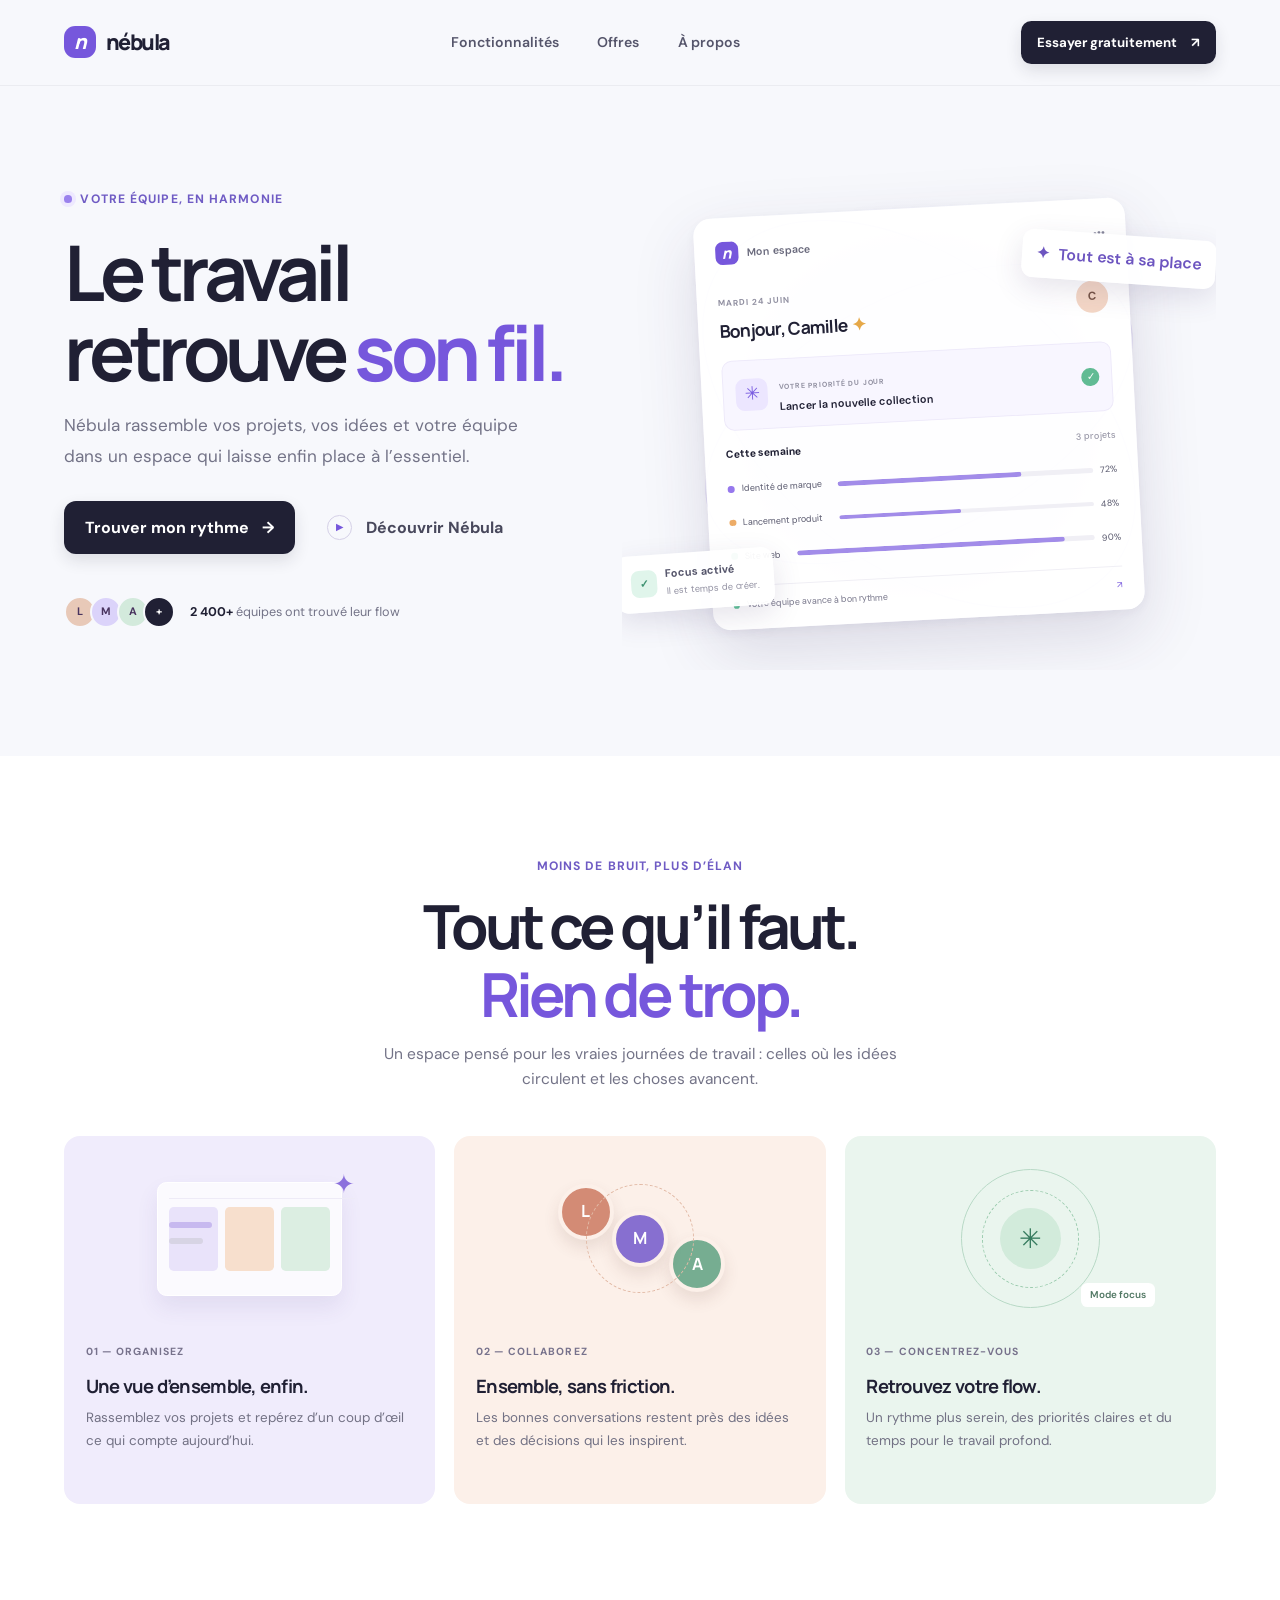
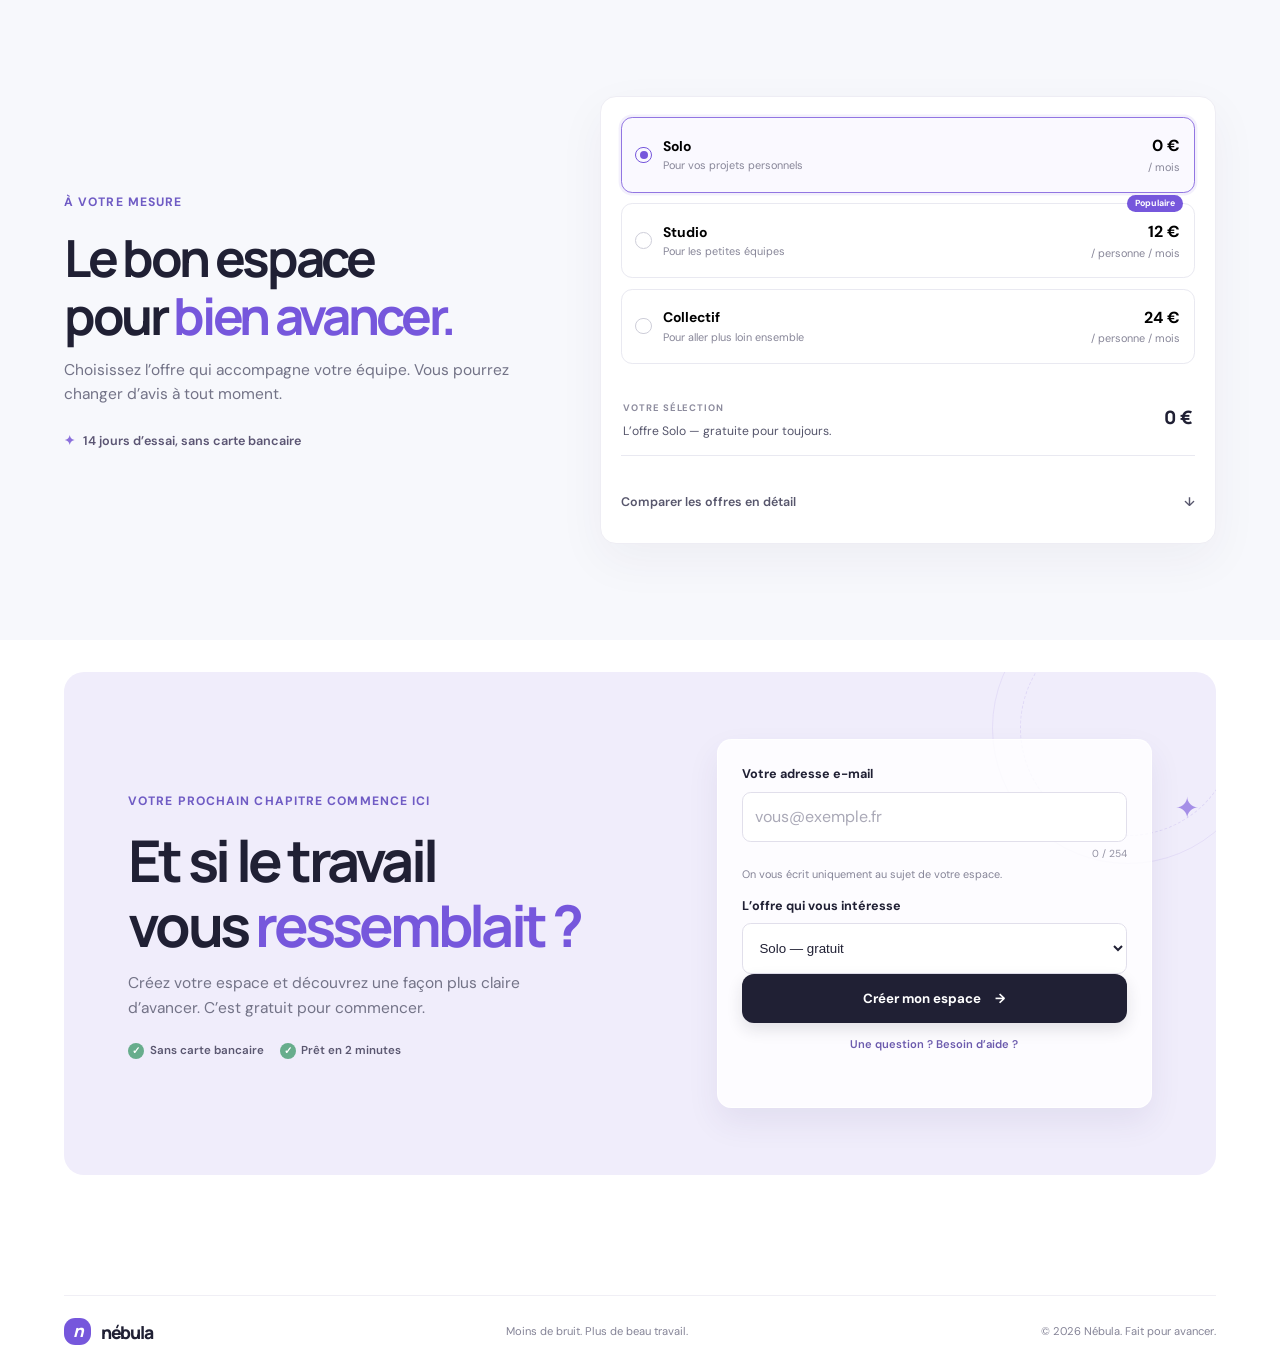
<file: index.html>
<!doctype html>
<html lang="fr">
  <head>
    <meta charset="UTF-8">
    <meta name="viewport" content="width=device-width, initial-scale=1.0">
    <meta name="description" content="Découvrez Nébula, l'espace de travail qui aide votre équipe à avancer avec clarté.">
    <meta name="theme-color" content="#f7f8fc">
    <title>Nébula — Le travail retrouve son fil</title>
    <link rel="preconnect" href="https://fonts.googleapis.com">
    <link rel="preconnect" href="https://fonts.gstatic.com" crossorigin>
    <link href="https://fonts.googleapis.com/css2?family=DM+Sans:wght@400;500;600;700&family=Manrope:wght@400;500;600;700;800&display=swap" rel="stylesheet">
    <link rel="stylesheet" href="styles.css">
    <script src="https://code.jquery.com/jquery-3.7.1.min.js"></script>
    <script src="app.js" defer></script>
  </head>
  <body>
    <a class="skip-link" href="#contenu">Aller au contenu</a>
    <header class="site-header">
      <nav class="navigation container" aria-label="Navigation principale">
        <a class="brand" href="#accueil" aria-label="Nébula, accueil">
          <span class="brand-mark" aria-hidden="true">n</span>
          <span>nébula</span>
        </a>
        <div class="nav-links">
          <a href="#fonctionnalites">Fonctionnalités</a>
          <a href="#offres">Offres</a>
          <a href="#essai">À propos</a>
        </div>
        <a class="button button-small button-dark nav-cta" href="#essai">Essayer gratuitement <span aria-hidden="true">↗</span></a>
      </nav>
    </header>

    <main id="contenu">
      <section class="hero container" id="accueil" aria-labelledby="hero-title">
        <div class="hero-copy">
          <span class="eyebrow"><span class="eyebrow-dot" aria-hidden="true"></span> Votre équipe, en harmonie</span>
          <h1 id="hero-title">Le travail retrouve <span>son fil.</span></h1>
          <p class="hero-description">Nébula rassemble vos projets, vos idées et votre équipe dans un espace qui laisse enfin place à l’essentiel.</p>
          <div class="hero-actions">
            <a class="button button-dark" href="#essai">Trouver mon rythme <span aria-hidden="true">→</span></a>
            <button class="button button-quiet" id="preview-toggle" type="button" aria-expanded="false" aria-controls="preview-message">
              <span class="play-icon" aria-hidden="true">▶</span> Découvrir Nébula
            </button>
          </div>
          <p class="preview-message" id="preview-message" hidden role="status">Une meilleure façon d’avancer ensemble commence ici. Explorez les fonctionnalités de Nébula juste en dessous.</p>
          <div class="social-proof">
            <div class="avatar-stack" aria-hidden="true"><span>L</span><span>M</span><span>A</span><span>+</span></div>
            <p><strong>2 400+</strong> équipes ont trouvé leur flow</p>
          </div>
        </div>

        <div class="hero-visual">
          <div class="orbit orbit-one"></div>
          <div class="orbit orbit-two"></div>
          <div class="dashboard-card">
            <div class="dashboard-top"><span class="dashboard-logo" aria-hidden="true">n</span><span>Mon espace</span><span aria-hidden="true" class="more-button">···</span></div>
            <div class="dashboard-heading"><div><span class="dashboard-kicker">MARDI 24 JUIN</span><h2>Bonjour, Camille <span aria-hidden="true">✦</span></h2></div><div class="dashboard-avatar" aria-hidden="true">C</div></div>
            <div class="focus-card"><span class="focus-icon" aria-hidden="true">✳</span><div><span class="task-label">VOTRE PRIORITÉ DU JOUR</span><p>Lancer la nouvelle collection</p></div><span class="task-check" aria-hidden="true">✓</span></div>
            <div class="board-title"><span>Cette semaine</span><span class="board-count">3 projets</span></div>
            <div class="project-row"><span class="project-dot dot-purple"></span><span>Identité de marque</span><span class="project-progress"><i style="width: 72%"></i></span><span>72%</span></div>
            <div class="project-row"><span class="project-dot dot-orange"></span><span>Lancement produit</span><span class="project-progress"><i style="width: 48%"></i></span><span>48%</span></div>
            <div class="project-row"><span class="project-dot dot-green"></span><span>Site web</span><span class="project-progress"><i style="width: 90%"></i></span><span>90%</span></div>
            <div class="dashboard-bottom"><span class="online-dot"></span> Votre équipe avance à bon rythme <span aria-hidden="true">↗</span></div>
          </div>
          <div class="floating-note note-top"><span aria-hidden="true">✦</span><span>Tout est à sa place</span></div>
          <div class="floating-note note-bottom"><span class="note-check" aria-hidden="true">✓</span><span><strong>Focus activé</strong><small>Il est temps de créer.</small></span></div>
          <div class="visual-glow" aria-hidden="true"></div>
        </div>
      </section>

      <section class="features section-pad" id="fonctionnalites" aria-labelledby="features-title">
        <div class="container">
          <div class="section-heading">
            <span class="eyebrow">Moins de bruit, plus d’élan</span>
            <h2 id="features-title">Tout ce qu’il faut.<br><span>Rien de trop.</span></h2>
            <p>Un espace pensé pour les vraies journées de travail : celles où les idées circulent et les choses avancent.</p>
          </div>
          <div class="feature-grid">
            <article class="feature-card feature-lavender">
              <div class="feature-art art-project" aria-hidden="true"><span class="art-window"><i></i><i></i><i></i><b></b><b></b></span><span class="art-sparkle">✦</span></div>
              <span class="feature-number">01 — ORGANISEZ</span>
              <h3>Une vue d’ensemble, enfin.</h3>
              <p>Rassemblez vos projets et repérez d’un coup d’œil ce qui compte aujourd’hui.</p>
            </article>
            <article class="feature-card feature-peach">
              <div class="feature-art art-team" aria-hidden="true"><span class="team-bubble bubble-one">L</span><span class="team-bubble bubble-two">M</span><span class="team-bubble bubble-three">A</span><span class="team-connect">✳</span></div>
              <span class="feature-number">02 — COLLABOREZ</span>
              <h3>Ensemble, sans friction.</h3>
              <p>Les bonnes conversations restent près des idées et des décisions qui les inspirent.</p>
            </article>
            <article class="feature-card feature-mint">
              <div class="feature-art art-focus" aria-hidden="true"><span class="focus-ring ring-one"></span><span class="focus-ring ring-two"></span><span class="focus-core">✳</span><span class="focus-caption">Mode focus</span></div>
              <span class="feature-number">03 — CONCENTREZ-VOUS</span>
              <h3>Retrouvez votre flow.</h3>
              <p>Un rythme plus serein, des priorités claires et du temps pour le travail profond.</p>
            </article>
          </div>
        </div>
      </section>

      <section class="offers section-pad" id="offres" aria-labelledby="offers-title">
        <div class="container offer-layout">
          <div class="offer-intro">
            <span class="eyebrow">À votre mesure</span>
            <h2 id="offers-title">Le bon espace<br>pour <span>bien avancer.</span></h2>
            <p>Choisissez l’offre qui accompagne votre équipe. Vous pourrez changer d’avis à tout moment.</p>
            <div class="offer-assurance"><span aria-hidden="true">✦</span> 14 jours d’essai, sans carte bancaire</div>
          </div>
          <div class="offer-picker">
            <div class="offer-options" role="group" aria-label="Choisir une offre">
              <button class="offer-option is-selected" type="button" data-variant-id="solo" aria-pressed="true">
                <span class="option-radio" aria-hidden="true"></span><span class="option-copy"><strong>Solo</strong><small>Pour vos projets personnels</small></span><span class="option-price">0 €<small>/ mois</small></span>
              </button>
              <button class="offer-option" type="button" data-variant-id="studio" aria-pressed="false">
                <span class="option-radio" aria-hidden="true"></span><span class="option-copy"><strong>Studio</strong><small>Pour les petites équipes</small></span><span class="option-price">12 €<small>/ personne / mois</small></span><span class="popular-badge">Populaire</span>
              </button>
              <button class="offer-option" type="button" data-variant-id="collectif" aria-pressed="false">
                <span class="option-radio" aria-hidden="true"></span><span class="option-copy"><strong>Collectif</strong><small>Pour aller plus loin ensemble</small></span><span class="option-price">24 €<small>/ personne / mois</small></span>
              </button>
            </div>
            <div class="offer-summary" aria-live="polite">
              <div><span class="summary-label">VOTRE SÉLECTION</span><p id="offer-summary">L’offre Solo — gratuite pour toujours.</p></div>
              <span class="summary-price" id="summary-price">0 €</span>
            </div>
            <p class="selection-feedback" id="selection-feedback" role="status" aria-live="polite"></p>
            <button class="details-toggle" id="details-toggle" type="button" aria-expanded="false" aria-controls="offer-details">Comparer les offres en détail <span aria-hidden="true">↓</span></button>
            <div class="offer-details" id="offer-details" hidden><p><strong>Solo :</strong> projets personnels et tâches illimités.</p><p><strong>Studio :</strong> espaces d’équipe, calendrier partagé et automatisations.</p><p><strong>Collectif :</strong> tout Studio, avec permissions avancées et accompagnement dédié.</p></div>
          </div>
        </div>
      </section>

      <section class="trial section-pad" id="essai" aria-labelledby="trial-title">
        <div class="container trial-card">
          <div class="trial-copy">
            <span class="eyebrow">Votre prochain chapitre commence ici</span>
            <h2 id="trial-title">Et si le travail<br>vous <span>ressemblait ?</span></h2>
            <p>Créez votre espace et découvrez une façon plus claire d’avancer. C’est gratuit pour commencer.</p>
            <div class="trial-perks"><span><i aria-hidden="true">✓</i> Sans carte bancaire</span><span><i aria-hidden="true">✓</i> Prêt en 2 minutes</span></div>
          </div>
          <form class="trial-form" id="trial-form" novalidate>
            <label for="lead-email">Votre adresse e-mail</label>
            <input id="lead-email" name="email" type="email" autocomplete="email" maxlength="254" placeholder="vous@exemple.fr" required aria-describedby="email-help form-feedback">
            <span class="email-count" id="email-count" aria-live="polite">0 / 254</span>
            <p class="field-help" id="email-help">On vous écrit uniquement au sujet de votre espace.</p>
            <label for="lead-variant">L’offre qui vous intéresse</label>
            <select id="lead-variant" name="variant">
              <option value="solo">Solo — gratuit</option>
              <option value="studio">Studio — 12 € / personne / mois</option>
              <option value="collectif">Collectif — 24 € / personne / mois</option>
            </select>
            <button class="button button-dark form-submit" type="submit">Créer mon espace <span aria-hidden="true">→</span></button>
            <button class="help-toggle" id="help-toggle" type="button" aria-expanded="false" aria-controls="help-message">Une question ? Besoin d’aide ?</button>
            <p class="help-message" id="help-message" hidden>Notre équipe est là pour vous aider : écrivez-nous à bonjour@nebula.example.</p>
            <p class="form-feedback" id="form-feedback" role="status" aria-live="polite"></p>
          </form>
          <div class="trial-decoration" aria-hidden="true"><span>✦</span><i></i></div>
        </div>
      </section>
    </main>

    <footer class="site-footer">
      <div class="container footer-inner">
        <a class="brand footer-brand" href="#accueil"><span class="brand-mark" aria-hidden="true">n</span><span>nébula</span></a>
        <p>Moins de bruit. Plus de beau travail.</p>
        <span class="copyright">© 2026 Nébula. Fait pour avancer.</span>
      </div>
    </footer>
  </body>
</html>
</file>
<file: styles.css>
:root {
  color-scheme: light;
  --ink: #202034;
  --muted: #737387;
  --purple: #7657dc;
  --purple-dark: #6142c5;
  --line: #e9e9f1;
  --paper: #f7f8fc;
  --white: #fff;
  --font-body: "DM Sans", sans-serif;
  --font-heading: "Manrope", sans-serif;
}

* {
  box-sizing: border-box;
}

html {
  scroll-behavior: smooth;
}

body {
  margin: 0;
  color: var(--ink);
  background: var(--paper);
  font-family: var(--font-body);
  font-size: 1rem;
  line-height: 1.6;
}

button,
input {
  font: inherit;
}

button,
a {
  -webkit-tap-highlight-color: transparent;
}

a {
  color: inherit;
  text-decoration: none;
}

button:focus-visible,
a:focus-visible,
input:focus-visible {
  outline: 0.18rem solid #a48df2;
  outline-offset: 0.2rem;
}

.container {
  width: min(72rem, calc(100% - 3rem));
  margin-inline: auto;
}

.skip-link {
  position: absolute;
  z-index: 20;
  top: 0.75rem;
  left: 0.75rem;
  padding: 0.65rem 1rem;
  transform: translateY(-160%);
  border-radius: 0.5rem;
  color: var(--white);
  background: var(--ink);
}

.skip-link:focus {
  transform: translateY(0);
}

.site-header {
  position: relative;
  z-index: 2;
  border-bottom: 1px solid rgb(32 32 52 / 5%);
}

.navigation,
.nav-links,
.brand {
  display: flex;
  align-items: center;
}

.navigation {
  min-height: 5.3rem;
  justify-content: space-between;
}

.brand {
  gap: 0.6rem;
  font-family: var(--font-heading);
  font-size: 1.35rem;
  font-weight: 800;
  letter-spacing: -0.07em;
}

.brand-mark,
.dashboard-logo {
  display: grid;
  width: 2rem;
  height: 2rem;
  place-items: center;
  border-radius: 0.7rem;
  color: var(--white);
  background: var(--purple);
  font-family: var(--font-heading);
  font-size: 1.25rem;
  font-weight: 800;
  font-style: italic;
}

.nav-links {
  gap: 2.4rem;
  color: #55556b;
  font-size: 0.88rem;
  font-weight: 600;
}

.nav-links a,
.details-toggle,
.help-toggle {
  transition: color 180ms ease;
}

.nav-links a:hover,
.details-toggle:hover,
.help-toggle:hover {
  color: var(--purple);
}

.button {
  display: inline-flex;
  min-height: 3.35rem;
  align-items: center;
  justify-content: center;
  gap: 0.85rem;
  padding: 0.75rem 1.3rem;
  border: 0;
  border-radius: 0.75rem;
  cursor: pointer;
  font-weight: 700;
  transition: transform 180ms ease, background-color 180ms ease, box-shadow 180ms ease;
}

.button:hover {
  transform: translateY(-0.12rem);
}

.button-dark {
  color: var(--white);
  background: var(--ink);
  box-shadow: 0 0.4rem 1rem rgb(32 32 52 / 12%);
}

.button-dark:hover {
  background: #37374d;
  box-shadow: 0 0.6rem 1.3rem rgb(32 32 52 / 18%);
}

.button-small {
  min-height: 2.7rem;
  padding: 0.55rem 1rem;
  border-radius: 0.65rem;
  font-size: 0.83rem;
}

.hero {
  display: grid;
  min-height: 40.5rem;
  grid-template-columns: 0.94fr 1.06fr;
  align-items: center;
  gap: 2rem;
  padding-block: 4.5rem 5.4rem;
}

.hero-copy {
  position: relative;
  z-index: 1;
  padding-bottom: 0.9rem;
}

.eyebrow {
  display: inline-flex;
  align-items: center;
  gap: 0.55rem;
  color: #6f5bc4;
  font-size: 0.76rem;
  font-weight: 700;
  letter-spacing: 0.09em;
  text-transform: uppercase;
}

.eyebrow-dot {
  width: 0.48rem;
  height: 0.48rem;
  border-radius: 50%;
  background: #9a81ed;
  box-shadow: 0 0 0 0.25rem #eee9ff;
}

h1,
h2,
h3,
p {
  margin-top: 0;
}

h1,
.section-heading h2,
.offer-intro h2,
.trial-copy h2 {
  font-family: var(--font-heading);
  letter-spacing: -0.065em;
}

h1 {
  max-width: 37rem;
  margin: 1.35rem 0 1.15rem;
  font-size: clamp(3.35rem, 6vw, 5.5rem);
  font-weight: 700;
  line-height: 1.04;
}

h1 span,
.section-heading h2 span,
.offer-intro h2 span,
.trial-copy h2 span {
  color: var(--purple);
}

.hero-description {
  max-width: 29rem;
  margin-bottom: 1.8rem;
  color: var(--muted);
  font-size: 1.07rem;
  line-height: 1.8;
}

.hero-actions {
  display: flex;
  align-items: center;
  flex-wrap: wrap;
  gap: 0.7rem;
}

.button-quiet {
  color: #48485c;
  background: transparent;
}

.button-quiet:hover {
  background: #efedf8;
}

.play-icon {
  display: grid;
  width: 1.55rem;
  height: 1.55rem;
  place-items: center;
  border: 1px solid #d5d0e7;
  border-radius: 50%;
  color: var(--purple);
  font-size: 0.58rem;
}

.preview-message {
  max-width: 32rem;
  margin: 1rem 0 0;
  padding: 0.8rem 1rem;
  border-left: 0.2rem solid var(--purple);
  border-radius: 0.3rem;
  color: #55556b;
  background: #f0edfc;
  font-size: 0.9rem;
}

.social-proof {
  display: flex;
  align-items: center;
  gap: 0.9rem;
  margin-top: 2.6rem;
}

.avatar-stack {
  display: flex;
  padding-left: 0.35rem;
}

.avatar-stack span {
  display: grid;
  width: 2rem;
  height: 2rem;
  margin-left: -0.35rem;
  place-items: center;
  border: 2px solid var(--paper);
  border-radius: 50%;
  color: #49345f;
  background: #e8c9b8;
  font-size: 0.68rem;
  font-weight: 700;
}

.avatar-stack span:nth-child(2) { background: #dbd3fa; }
.avatar-stack span:nth-child(3) { background: #d3eadc; }
.avatar-stack span:nth-child(4) { color: #fff; background: var(--ink); }

.social-proof p {
  margin: 0;
  color: var(--muted);
  font-size: 0.79rem;
}

.social-proof strong {
  color: var(--ink);
}

.hero-visual {
  position: relative;
  display: grid;
  min-height: 32rem;
  place-items: center;
  overflow: hidden;
  isolation: isolate;
}

.visual-glow {
  position: absolute;
  z-index: -2;
  width: 27rem;
  height: 27rem;
  border-radius: 50%;
  background: radial-gradient(circle, #eee9ff 0%, #f0eef9 49%, transparent 72%);
}

.orbit {
  position: absolute;
  z-index: -1;
  width: 29rem;
  height: 15rem;
  border: 1px solid rgb(140 117 221 / 18%);
  border-radius: 50%;
  transform: rotate(-27deg);
}

.orbit-two {
  width: 31rem;
  height: 19rem;
  transform: rotate(38deg);
}

.dashboard-card {
  position: relative;
  z-index: 1;
  width: min(27rem, 90%);
  padding: 1.2rem 1.25rem 1rem;
  border: 1px solid rgb(255 255 255 / 90%);
  border-radius: 1.1rem;
  background: rgb(255 255 255 / 93%);
  box-shadow: 0 1.5rem 4rem rgb(58 45 97 / 15%), 0 0.2rem 0.6rem rgb(58 45 97 / 5%);
  transform: rotate(-3deg);
}

.dashboard-top,
.dashboard-heading,
.board-title,
.project-row,
.dashboard-bottom {
  display: flex;
  align-items: center;
}

.dashboard-top {
  gap: 0.55rem;
  color: #69697c;
  font-size: 0.67rem;
  font-weight: 600;
}

.dashboard-logo {
  width: 1.45rem;
  height: 1.45rem;
  border-radius: 0.45rem;
  font-size: 0.95rem;
}

.more-button {
  margin-left: auto;
  border: 0;
  color: #85859a;
  background: none;
  font-size: 1.2rem;
}

.dashboard-heading {
  justify-content: space-between;
  margin: 1.2rem 0 1rem;
}

.dashboard-kicker,
.task-label {
  color: #9291a2;
  font-size: 0.53rem;
  font-weight: 700;
  letter-spacing: 0.11em;
}

.dashboard-heading h2 {
  margin: 0.18rem 0 0;
  font-family: var(--font-heading);
  font-size: 1.1rem;
  letter-spacing: -0.04em;
}

.dashboard-heading h2 span {
  color: #e6a848;
}

.dashboard-avatar {
  display: grid;
  width: 2rem;
  height: 2rem;
  place-items: center;
  border-radius: 50%;
  color: #765446;
  background: #f4d7c6;
  font-size: 0.72rem;
  font-weight: 700;
}

.focus-card {
  display: flex;
  align-items: center;
  gap: 0.7rem;
  padding: 0.75rem;
  border: 1px solid #eeeafa;
  border-radius: 0.65rem;
  background: #f8f6ff;
}

.focus-icon {
  display: grid;
  width: 2rem;
  height: 2rem;
  place-items: center;
  border-radius: 0.55rem;
  color: #795ce0;
  background: #ece6ff;
  font-size: 1.15rem;
}

.task-label {
  font-size: 0.45rem;
}

.focus-card p {
  margin: 0.1rem 0 0;
  font-size: 0.68rem;
  font-weight: 600;
}

.task-check {
  display: grid;
  width: 1.1rem;
  height: 1.1rem;
  margin-left: auto;
  place-items: center;
  border-radius: 50%;
  color: white;
  background: #61bb94;
  font-size: 0.65rem;
}

.board-title {
  justify-content: space-between;
  margin: 1rem 0 0.55rem;
  font-size: 0.65rem;
  font-weight: 700;
}

.board-count {
  color: #9998a8;
  font-size: 0.57rem;
  font-weight: 500;
}

.project-row {
  min-height: 2.1rem;
  gap: 0.45rem;
  color: #56566b;
  font-size: 0.56rem;
}

.project-dot {
  width: 0.42rem;
  height: 0.42rem;
  flex: 0 0 auto;
  border-radius: 50%;
}

.dot-purple { background: #9678ed; }
.dot-orange { background: #edac67; }
.dot-green { background: #64bd9c; }

.project-progress {
  height: 0.28rem;
  flex: 1;
  overflow: hidden;
  margin-left: 0.55rem;
  border-radius: 1rem;
  background: #f0eff5;
}

.project-progress i {
  display: block;
  height: 100%;
  border-radius: inherit;
  background: #a28ce9;
}

.project-row:nth-of-type(3) .project-progress i { background: #f0bb83; }
.project-row:nth-of-type(4) .project-progress i { background: #7bc5a8; }

.dashboard-bottom {
  gap: 0.4rem;
  margin-top: 0.8rem;
  padding-top: 0.7rem;
  border-top: 1px solid #f0eff5;
  color: #77768a;
  font-size: 0.56rem;
}

.dashboard-bottom > span:last-child {
  margin-left: auto;
  color: var(--purple);
}

.online-dot {
  width: 0.4rem;
  height: 0.4rem;
  border-radius: 50%;
  background: #5fc398;
}

.floating-note {
  position: absolute;
  z-index: 2;
  display: flex;
  align-items: center;
  gap: 0.55rem;
  padding: 0.65rem 0.85rem;
  border: 1px solid rgb(255 255 255 / 90%);
  border-radius: 0.7rem;
  background: rgb(255 255 255 / 95%);
  box-shadow: 0 0.6rem 1.8rem rgb(58 45 97 / 13%);
  color: #55556b;
  font-size: 0.68rem;
  font-weight: 600;
}

.note-top {
  top: 15%;
  right: 0;
  color: #6d55c0;
  transform: rotate(4deg);
}

.note-top > span {
  font-size: 1rem;
}

.note-bottom {
  bottom: 12%;
  left: -1%;
  transform: rotate(-4deg);
}

.note-check {
  display: grid;
  width: 1.65rem;
  height: 1.65rem;
  place-items: center;
  border-radius: 0.5rem;
  color: #3e9271;
  background: #e0f5eb;
}

.note-bottom strong,
.note-bottom small {
  display: block;
}

.note-bottom small {
  margin-top: 0.1rem;
  color: #9291a2;
  font-size: 0.58rem;
  font-weight: 400;
}

.section-pad {
  padding-block: 6rem;
}

.features {
  background: #fff;
}

.section-heading {
  max-width: 40rem;
  margin: 0 auto 2.8rem;
  text-align: center;
}

.section-heading h2,
.offer-intro h2,
.trial-copy h2 {
  margin: 0.9rem 0 0.85rem;
  font-size: clamp(2.6rem, 5vw, 3.8rem);
  font-weight: 700;
  line-height: 1.12;
}

.section-heading > p,
.offer-intro > p,
.trial-copy > p {
  max-width: 33rem;
  margin: 0 auto;
  color: var(--muted);
  font-size: 0.97rem;
}

.feature-grid {
  display: grid;
  grid-template-columns: repeat(3, 1fr);
  gap: 1.2rem;
}

.feature-card {
  min-height: 23rem;
  overflow: hidden;
  padding: 1.4rem 1.35rem 1.55rem;
  border-radius: 1rem;
}

.feature-lavender { background: #f0ecfc; }
.feature-peach { background: #fcf0e9; }
.feature-mint { background: #eaf5ee; }

.feature-art {
  position: relative;
  display: grid;
  height: 10.1rem;
  margin: -0.05rem 0 1.1rem;
  place-items: center;
}

.art-window {
  display: grid;
  width: 11.6rem;
  height: 7.1rem;
  grid-template-columns: repeat(3, 1fr);
  gap: 0.45rem;
  padding: 1.5rem 0.7rem 0.65rem;
  border: 1px solid #fff;
  border-radius: 0.6rem;
  background: rgb(255 255 255 / 76%);
  box-shadow: 0 0.7rem 1.4rem rgb(75 60 128 / 9%);
}

.art-window::before {
  position: absolute;
  top: 1.5rem;
  width: 11.6rem;
  height: 1rem;
  border-bottom: 1px solid #eeebf7;
  content: "";
}

.art-window i,
.art-window b {
  height: 4rem;
  border-radius: 0.3rem;
  background: #e9e3fa;
}

.art-window i:nth-child(2) { background: #f7dfcd; }
.art-window i:nth-child(3) { background: #dceee2; }

.art-window b {
  position: absolute;
  top: 4rem;
  width: 2.7rem;
  height: 0.38rem;
  background: #c7b9ef;
}

.art-window b:nth-of-type(2) {
  top: 5rem;
  width: 2.1rem;
  background: #d7d4e4;
}

.art-sparkle {
  position: absolute;
  top: 0.3rem;
  right: 18%;
  color: #8c71dd;
  font-size: 1.65rem;
}

.team-bubble {
  position: absolute;
  display: grid;
  width: 3.5rem;
  height: 3.5rem;
  place-items: center;
  border: 0.3rem solid #fcf0e9;
  border-radius: 50%;
  color: #fff;
  font-family: var(--font-heading);
  font-size: 1.05rem;
  font-weight: 700;
  box-shadow: 0 0.5rem 1rem rgb(95 61 46 / 12%);
}

.bubble-one { top: 1.6rem; left: 25%; background: #d38b75; }
.bubble-two { z-index: 1; background: #876fd0; }
.bubble-three { right: 24%; bottom: 1.7rem; background: #76ad91; }

.team-connect {
  position: absolute;
  display: grid;
  width: 6.8rem;
  height: 6.8rem;
  place-items: center;
  border: 1px dashed #e2baa6;
  border-radius: 50%;
  color: #cc967f;
  font-size: 1.35rem;
}

.focus-ring {
  position: absolute;
  width: 8.7rem;
  height: 8.7rem;
  border: 1px solid #b8d9c6;
  border-radius: 50%;
}

.ring-two {
  width: 6.1rem;
  height: 6.1rem;
  border-style: dashed;
  border-color: #9bcbae;
}

.focus-core {
  display: grid;
  width: 3.8rem;
  height: 3.8rem;
  place-items: center;
  border-radius: 50%;
  color: #367b5e;
  background: #d2ebdb;
  font-size: 1.7rem;
}

.focus-caption {
  position: absolute;
  right: 12%;
  bottom: 0.8rem;
  padding: 0.25rem 0.55rem;
  border-radius: 0.4rem;
  color: #507763;
  background: #fff;
  font-size: 0.62rem;
  font-weight: 600;
}

.feature-number {
  color: #77728c;
  font-size: 0.65rem;
  font-weight: 700;
  letter-spacing: 0.1em;
}

.feature-card h3 {
  margin: 0.6rem 0 0.35rem;
  font-family: var(--font-heading);
  font-size: 1.15rem;
  letter-spacing: -0.04em;
}

.feature-card p {
  margin-bottom: 0;
  color: #727184;
  font-size: 0.84rem;
  line-height: 1.65;
}

.offers {
  background: #f7f8fc;
}

.offer-layout {
  display: grid;
  grid-template-columns: 0.85fr 1.15fr;
  align-items: center;
  gap: 5rem;
}

.offer-intro h2 {
  margin-top: 1rem;
  font-size: clamp(2.7rem, 4vw, 3.6rem);
}

.offer-intro > p {
  margin: 0;
}

.offer-assurance {
  display: inline-flex;
  align-items: center;
  gap: 0.5rem;
  margin-top: 1.5rem;
  color: #5b5573;
  font-size: 0.79rem;
  font-weight: 600;
}

.offer-assurance span {
  color: #8b70dc;
}

.offer-picker {
  padding: 1.25rem;
  border: 1px solid #eeedf4;
  border-radius: 1rem;
  background: #fff;
  box-shadow: 0 1rem 3rem rgb(54 47 82 / 5%);
}

.offer-options {
  display: grid;
  gap: 0.65rem;
}

.offer-option {
  position: relative;
  display: flex;
  min-height: 4.7rem;
  align-items: center;
  gap: 0.7rem;
  padding: 0.75rem 0.85rem;
  border: 1px solid var(--line);
  border-radius: 0.7rem;
  cursor: pointer;
  text-align: left;
  background: white;
  transition: border-color 180ms ease, background-color 180ms ease, box-shadow 180ms ease;
}

.offer-option:hover {
  border-color: #c9bdf1;
}

.offer-option.is-selected {
  border-color: #9276e2;
  background: #faf9ff;
  box-shadow: 0 0 0 0.15rem rgb(118 87 220 / 9%);
}

.option-radio {
  display: grid;
  width: 1.05rem;
  height: 1.05rem;
  flex: 0 0 auto;
  place-items: center;
  border: 1px solid #ceced9;
  border-radius: 50%;
}

.is-selected .option-radio {
  border-color: var(--purple);
}

.is-selected .option-radio::after {
  width: 0.5rem;
  height: 0.5rem;
  border-radius: 50%;
  background: var(--purple);
  content: "";
}

.option-copy,
.option-price {
  display: flex;
  flex-direction: column;
}

.option-copy strong {
  font-size: 0.87rem;
}

.option-copy small,
.option-price small {
  color: #878698;
  font-size: 0.68rem;
  font-weight: 400;
}

.option-price {
  align-items: flex-end;
  margin-left: auto;
  font-weight: 700;
  white-space: nowrap;
}

.popular-badge {
  position: absolute;
  top: -0.55rem;
  right: 0.7rem;
  padding: 0.08rem 0.5rem;
  border-radius: 1rem;
  color: #fff;
  background: var(--purple);
  font-size: 0.55rem;
  font-weight: 700;
}

.offer-summary {
  display: flex;
  align-items: center;
  justify-content: space-between;
  gap: 1rem;
  margin-top: 1rem;
  padding: 0.85rem 0.15rem;
  border-bottom: 1px solid var(--line);
}

.summary-label {
  color: #8d8c9e;
  font-size: 0.59rem;
  font-weight: 700;
  letter-spacing: 0.1em;
}

.offer-summary p {
  margin: 0.2rem 0 0;
  color: #55556b;
  font-size: 0.76rem;
}

.summary-price {
  color: var(--ink);
  font-family: var(--font-heading);
  font-size: 1.15rem;
  font-weight: 800;
  white-space: nowrap;
}

.selection-feedback {
  min-height: 1.3rem;
  margin: 0.35rem 0 0;
  color: #56876f;
  font-size: 0.72rem;
  transition: color 180ms ease;
}

.details-toggle,
.help-toggle {
  display: flex;
  width: 100%;
  align-items: center;
  justify-content: space-between;
  padding: 0.65rem 0;
  border: 0;
  cursor: pointer;
  color: #57566c;
  background: transparent;
  font-size: 0.78rem;
  font-weight: 600;
  text-align: left;
}

.offer-details {
  padding: 0.45rem 0 0.2rem;
  border-top: 1px solid var(--line);
}

.offer-details p {
  margin: 0.5rem 0;
  color: #6d6c80;
  font-size: 0.73rem;
}

.trial {
  padding-top: 2rem;
  background: #fff;
}

.trial-card {
  position: relative;
  display: grid;
  overflow: hidden;
  grid-template-columns: 1fr 0.83fr;
  align-items: center;
  gap: 4rem;
  padding: 4.2rem 4rem;
  border-radius: 1.25rem;
  background: #f0edfb;
}

.trial-copy {
  position: relative;
  z-index: 1;
}

.trial-copy h2 {
  margin-top: 1rem;
  font-size: clamp(2.8rem, 4.5vw, 4rem);
}

.trial-copy > p {
  max-width: 27rem;
  margin: 0;
}

.trial-perks {
  display: flex;
  flex-wrap: wrap;
  gap: 1rem;
  margin-top: 1.35rem;
  color: #5a5770;
  font-size: 0.72rem;
  font-weight: 600;
}

.trial-perks span {
  display: inline-flex;
  align-items: center;
  gap: 0.35rem;
}

.trial-perks i {
  display: grid;
  width: 1rem;
  height: 1rem;
  place-items: center;
  border-radius: 50%;
  color: #fff;
  background: #67ad8c;
  font-size: 0.62rem;
  font-style: normal;
}

.trial-form {
  position: relative;
  z-index: 1;
  padding: 1.5rem;
  border: 1px solid rgb(255 255 255 / 85%);
  border-radius: 0.9rem;
  background: rgb(255 255 255 / 82%);
  box-shadow: 0 0.9rem 2rem rgb(65 48 112 / 8%);
}

.trial-form label {
  display: block;
  margin-bottom: 0.45rem;
  font-size: 0.79rem;
  font-weight: 700;
}

.trial-form input,
.trial-form select {
  width: 100%;
  min-height: 3.15rem;
  padding: 0.7rem 0.8rem;
  border: 1px solid #e1dfeb;
  border-radius: 0.55rem;
  color: var(--ink);
  background: #fff;
  transition: border-color 180ms ease, box-shadow 180ms ease, background-color 180ms ease;
}

.trial-form input::placeholder {
  color: #aaa9b7;
}

.trial-form input.is-focused,
.trial-form input:focus,
.trial-form select:focus {
  border-color: #957be2;
  outline: 0;
  background: #fdfcff;
  box-shadow: 0 0 0 0.2rem rgb(118 87 220 / 12%);
}

.email-count {
  display: block;
  margin-top: 0.25rem;
  color: #9291a2;
  font-size: 0.64rem;
  text-align: right;
}

.field-help {
  margin: 0.2rem 0 0.8rem;
  color: #858497;
  font-size: 0.68rem;
}

.form-submit {
  width: 100%;
  min-height: 3.1rem;
  font-size: 0.83rem;
}

.help-toggle {
  justify-content: center;
  padding: 0.8rem 0 0.15rem;
  color: #6c5bad;
  font-size: 0.7rem;
}

.help-message {
  margin: 0.4rem 0 0;
  padding: 0.6rem;
  border-radius: 0.45rem;
  color: #55556b;
  background: #f0edfb;
  font-size: 0.69rem;
}

.form-feedback {
  min-height: 1rem;
  margin: 0.65rem 0 0;
  color: #388260;
  font-size: 0.73rem;
  transition: color 180ms ease;
}

.form-feedback.is-error {
  color: #b13d4c;
}

.form-feedback.is-success {
  color: #388260;
}

.trial-decoration {
  position: absolute;
  top: -5rem;
  right: -3rem;
  width: 17rem;
  height: 17rem;
  border: 1px solid rgb(145 119 224 / 13%);
  border-radius: 50%;
}

.trial-decoration i {
  position: absolute;
  inset: 1.7rem;
  border: 1px dashed rgb(145 119 224 / 18%);
  border-radius: 50%;
}

.trial-decoration span {
  position: absolute;
  right: 4rem;
  bottom: 2rem;
  color: #a58fe7;
  font-size: 1.8rem;
}

.site-footer {
  padding-block: 1.5rem;
  background: #fff;
}

.footer-inner {
  display: flex;
  min-height: 3rem;
  align-items: center;
  justify-content: space-between;
  gap: 1rem;
  border-top: 1px solid #f0eff5;
  padding-top: 1.35rem;
}

.footer-brand {
  font-size: 1.1rem;
}

.footer-brand .brand-mark {
  width: 1.7rem;
  height: 1.7rem;
  font-size: 1.05rem;
}

.footer-inner p,
.copyright {
  margin: 0;
  color: #858497;
  font-size: 0.7rem;
}

[hidden] {
  display: none;
}

@media (max-width: 900px) {
  .hero {
    min-height: auto;
    grid-template-columns: 1fr 1fr;
    gap: 0;
    padding-block: 4rem;
  }

  h1 {
    font-size: clamp(3rem, 7vw, 4.5rem);
  }

  .hero-visual {
    min-height: 27rem;
  }

  .dashboard-card {
    width: 94%;
  }

  .offer-layout {
    gap: 2.5rem;
  }

  .trial-card {
    gap: 2rem;
    padding: 3.4rem 2.5rem;
  }
}

@media (max-width: 680px) {
  .container {
    width: min(100% - 2rem, 36rem);
  }

  .navigation {
    min-height: 4.6rem;
  }

  .nav-links {
    display: none;
  }

  .nav-cta {
    font-size: 0.72rem;
  }

  .hero {
    grid-template-columns: 1fr;
    padding-block: 3.5rem 2.7rem;
  }

  h1 {
    max-width: 33rem;
    font-size: clamp(3.2rem, 13vw, 4.6rem);
  }

  .hero-description {
    font-size: 0.97rem;
  }

  .social-proof {
    margin-top: 1.7rem;
  }

  .hero-visual {
    min-height: 27rem;
    margin-top: 1rem;
  }

  .dashboard-card {
    width: min(26rem, 86%);
  }

  .note-top {
    right: 0;
  }

  .note-bottom {
    left: 0;
  }

  .section-pad {
    padding-block: 4.3rem;
  }

  .section-heading {
    margin-bottom: 2rem;
    text-align: left;
  }

  .section-heading h2,
  .offer-intro h2 {
    font-size: 2.75rem;
  }

  .feature-grid {
    grid-template-columns: 1fr;
    gap: 0.9rem;
  }

  .feature-card {
    min-height: 20rem;
  }

  .feature-art {
    height: 8.6rem;
  }

  .offer-layout {
    grid-template-columns: 1fr;
    gap: 2rem;
  }

  .trial {
    padding-top: 0;
  }

  .trial-card {
    grid-template-columns: 1fr;
    gap: 2rem;
    padding: 2.5rem 1.25rem;
    border-radius: 0;
    width: 100%;
  }

  .trial-copy h2 {
    font-size: 3.15rem;
  }

  .trial-form {
    padding: 1.2rem;
  }

  .footer-inner {
    flex-wrap: wrap;
  }

  .footer-inner p {
    order: 1;
    width: 100%;
  }

  .copyright {
    margin-left: auto;
    text-align: right;
  }
}

@media (prefers-reduced-motion: reduce) {
  html {
    scroll-behavior: auto;
  }

  *,
  *::before,
  *::after {
    animation-duration: 0.01ms;
    animation-iteration-count: 1;
  }

  a,
  button,
  .selection-feedback,
  .trial-form input,
  .trial-form select,
  .form-feedback {
    transition-duration: 0.01ms;
  }
}
</file>
